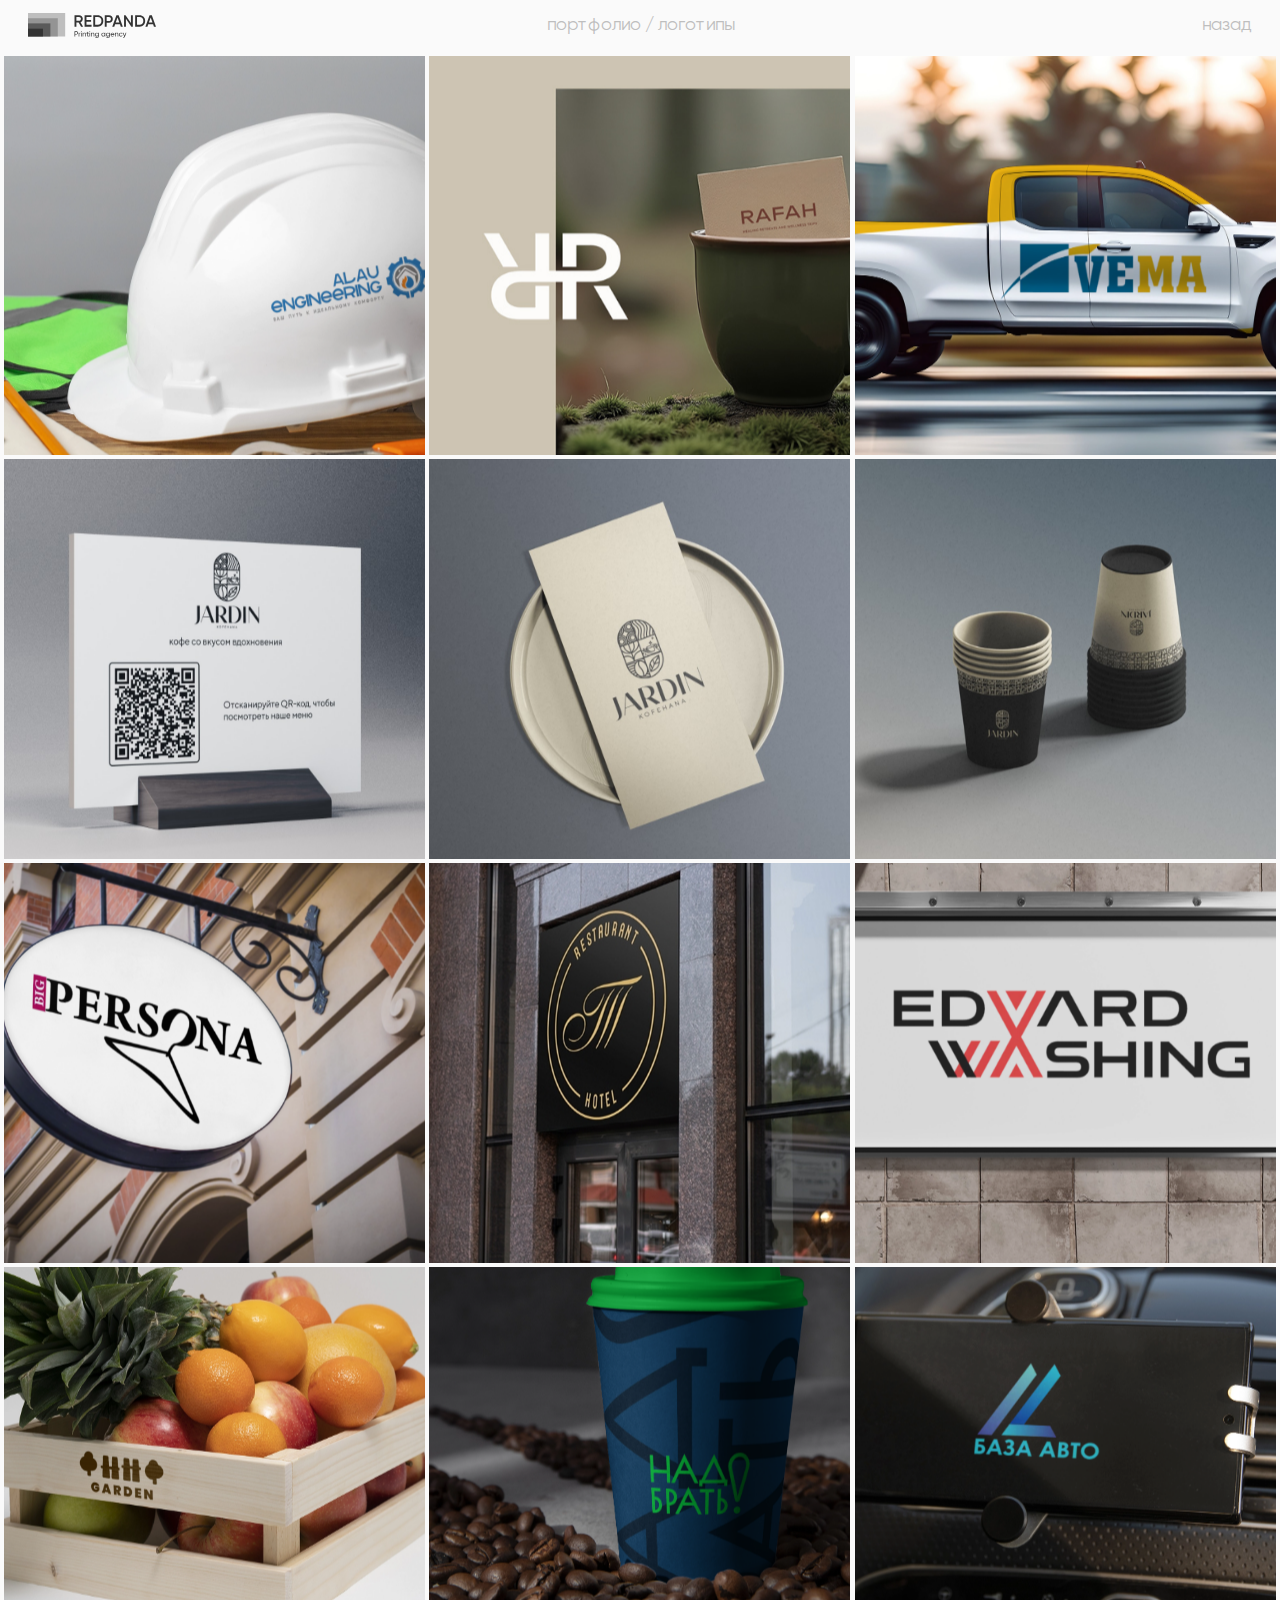
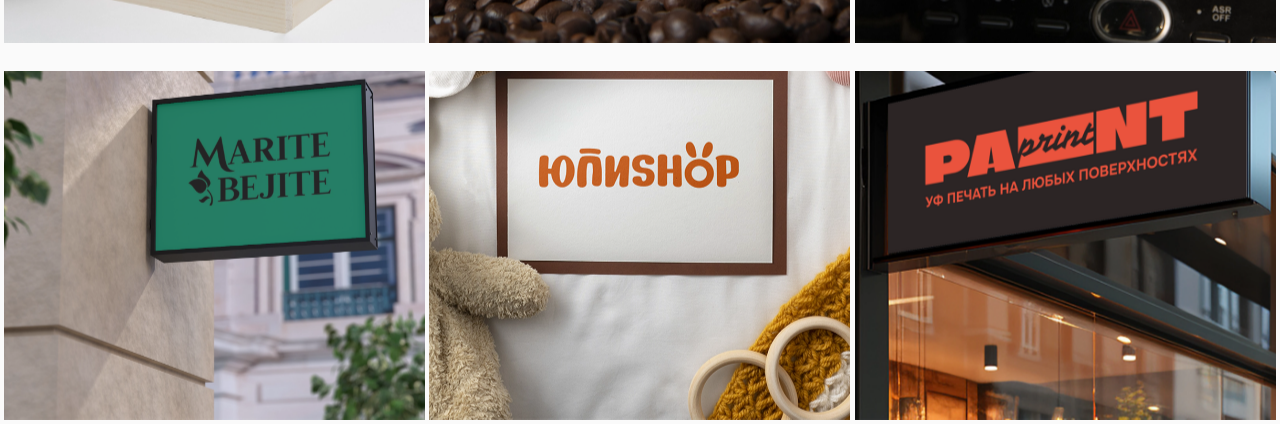
<file: index.html>
<!DOCTYPE html>
<html lang="en">
<head>
  <meta charset="UTF-8">
  <meta name="viewport" content="width=device-width, initial-scale=1.0">
  <title>Document</title>
  <link rel="stylesheet" href="styles.css">
</head>
<body>

<nav>
  <div class='logo'>
    <a href="https://www.redpanda.kz/" target="_blank" rel="noopener noreferrer">
      <img src="logo Red Panda horizontal.svg" alt="Сайт Red Panda"></a>  
  </div>
  <h1>портфолио / логотипы</h1>
  <div class="links">
    <a class="link linkOut" href="https://www.instagram.com/redpandakz/" target="_blank" rel="noopener noreferrer">назад</a>
  </div>
</nav>

<main class='gallery'>
  <div class='gallery-track'>



    <div class='card'>
      <div class='card-image-wrapper'>
        <img src='7.png' loading="lazy">
      </div>
    </div>
    <div class='card'>
      <div class='card-image-wrapper'>
        <img src='8.png' loading="lazy">
      </div>
    </div>
    <div class='card'>
      <div class='card-image-wrapper'>
        <img src='9.png' loading="lazy">
      </div>  
    </div>


    <div class='card'>
      <div class='card-image-wrapper'>
        <img src='1.jpg' loading="lazy">
      </div>
    </div>
    <div class='card'>
      <div class='card-image-wrapper'>
        <img src='2.jpg' loading="lazy">
      </div>
    </div>
    <div class='card'>
      <div class='card-image-wrapper'>
        <img src='3.jpg' loading="lazy">
      </div>
    </div>

    <div class='card'>
      <div class='card-image-wrapper'>
        <img src='17.png' loading="lazy">
      </div>
    </div>

    <div class='card'>
      <div class='card-image-wrapper'>
        <img src='2.png' loading="lazy">
      </div>
    </div>
    <div class='card'>
      <div class='card-image-wrapper'>
        <img src='3.png' loading="lazy">
      </div>
    </div>
    

    <div class='card'>
      <div class='card-image-wrapper'>
        <img src='1.png' loading="lazy">
      </div>
    </div>


    <div class='card'>
      <div class='card-image-wrapper'>
        <img src='12.png' loading="lazy">
      </div>
    </div>

    <div class='card'>
      <div class='card-image-wrapper'>
        <img src='18.png' loading="lazy">
      </div>
    </div>
    
    <div class='card'>
      <div class='card-image-wrapper'>
        <img src='13.png' loading="lazy">
      </div>
    </div>
    <div class='card'>
      <div class='card-image-wrapper'>
        <img src='14.png' loading="lazy">
      </div>
    </div>
    <div class='card'>
      <div class='card-image-wrapper'>
        <img src='15.png' loading="lazy">
      </div>
    </div>




  </div>
</main>
<script src="app.js" defer></script>
</body>
</html>
</file>
<file: styles.css>
@font-face {
    font-family: 'Gilroy-Medium';
    src: local('Gilroy-Medium'), url('Gilroy-Medium.woff2') format('woff2');
    font-weight: normal;
    font-style: normal;
    font-display: swap;
}

@font-face {
    font-family: 'Gilroy-UltraLight';
    src: local('Gilroy-UltraLight'), url('Gilroy-UltraLight.woff2') format('woff2');
    font-weight: normal;
    font-style: normal;
    font-display: swap;
}

@font-face {
    font-family: 'Gilroy-Regular';
    src: local('Gilroy-Regular'), url('Gilroy-Regular.woff2') format('woff2');
    font-weight: normal;
    font-style: normal;
    font-display: swap;
}




:root {
  --dark-gray: rgb(56, 56, 56);
  font-family: 'Gilroy-Regular', sans-serif;
}

* {
  margin: 0;
  padding: 0;
  box-sizing: border-box;
  background-color: rgb(250, 250, 250);
}

.gallery-track {
  margin-top: 4vw;
  position: fixed;
  display: grid;
  grid-template-columns: repeat(3,1fr);
  gap: 0.25rem;
  padding: 0.25rem;
  will-change: transform;
}

.card {
  height: 400px;
  overflow: hidden;
  cursor: pointer;

  .card-image-wrapper {
	height: 115%;
	will-change: transform;
  }

  .card-image-wrapper img {
	width: 100%;
	height: 100%;
	object-fit: cover;
  }
} 

.card-image-wrapper img {
    width: 100%;
    transition: transform 0.3s ease-in-out;
}

.card-image-wrapper img:active {
    transform: scale(1.2);
}

nav {
	height: 4vw;
	width: 100%;
	background-color: rgb(250, 250, 250);
	position: fixed;
	z-index: 10;
	display: flex;
	align-items: center;
	justify-content: space-between;
	user-select: none;
	padding: 2.2vw;
}

.zoomed {
	position: fixed;
	inset: 0;
	margin: auto;
	max-width: 80vw;
	max-height: 80vh;
	z-index: 1000;
	transition: transform 0.5s cubic-bezier(0.3, 1.5, 0.3, 1), 
				opacity 0.5s ease-in-out, 
				clip-path 0.5s cubic-bezier(0.3, 1.5, 0.3, 1);
	clip-path: circle(0% at center);
	opacity: 0;
	transform: scale(0);
	object-fit: contain;
  }
  
  .zoomed.active {
	clip-path: circle(100% at center);
	opacity: 1;
	transform: scale(1);
  }
  
  


.logo img{
	width: 10vw;
}


.links {
	display: flex;
	cursor: pointer;
}

h1 {
	font-size: 1.4vw;
	font-family: 'Gilroy-Regular';
	font-weight: 400;
	color: rgb(190, 190, 190);
	padding-bottom: 0.5vw;
	padding-right: 6vw;
}

.link {
	position: relative;
	overflow: hidden;
	padding-bottom: 0.5vw;
	font-size: 1.4vw;
	color: rgb(190, 190, 190);
	text-decoration: none; /* Убирает подчёркивание */
}




.linkline {
	position: absolute;
	display: block;
}

.link:after {
	content: "";
	position: absolute;
	bottom: 0.2vw;
	right: 0;
	width: 0%;
	height: 0.11vw;
	background-color: rgb(190, 190, 190);
	transition: all 0.32s cubic-bezier(.47,.17,.3,1);
}

.link:hover:after {
	left: 0;
	width: 100%;
}

.linkWhite {
	margin-left: 3vw;
	position: relative;
	overflow: hidden;
	padding: 0.5vw 0;
	cursor: pointer;
}

.linkWhite:after {
	content: "";
	position: absolute;
	right: 0;
	width: 0%;
    height: 2px;
    background: rgb(250, 250, 250);
	transition: all 0.32s cubic-bezier(.47,.17,.3,1);
}

.linkWhite:hover:after {
	left: 0;
	width: 100%;
}

/*::::::::::::::::::::::::::::::::::::::::::::::::::*/
/* Скроллбар                                        */
/*::::::::::::::::::::::::::::::::::::::::::::::::::*/


::-webkit-scrollbar {
  width: 10px; /* Scrollbar width */
  background-color: rgb(250, 250, 250); 
  transition: all 0.3s ease;
}

::-webkit-scrollbar-thumb {
  background-color: rgb(190, 190, 190);
}

::-webkit-scrollbar-thumb:hover {
  background-color: #888888; /* Цвет при наведении */
}


@media (max-width: 800px) {
  .gallery-track {
	grid-template-columns: repeat(2,1fr);
  }
  .card {
	height: 250px;
  } 
}

@media (max-width: 550px) {

.gallery-track {
  margin-top: 12vw;
  position: fixed;
  display: grid;
  grid-template-columns: repeat(1,1fr);
  gap: 0.25rem;
  padding: 0.25rem;
  will-change: transform;
}

.card {
  height: 300px;
  overflow: hidden;

  .card-image-wrapper {
	height: 115%;
	will-change: transform;
  }

  .card-image-wrapper img {
	width: 100%;
	height: 100%;
	object-fit: cover;
  }
} 

nav {
	height: 16vw;
	width: 100%;
	background-color: rgb(250, 250, 250);
	position: fixed;
	z-index: 10;
	display: flex;
	align-items: center;
	justify-content: space-between;
	user-select: none;
	padding: 5vw;
}

h1 {
	display: none;
}

.logo img{
	width: 33vw;
}

.links {
	display: flex;
	cursor: pointer;
}

.link {
	position: relative;
	overflow: hidden;
	padding-top: 0.6vw;
	padding-bottom: 1.2vw;
	font-size: 4.8vw;
	color: rgb(190, 190, 190);
}

}
</file>
